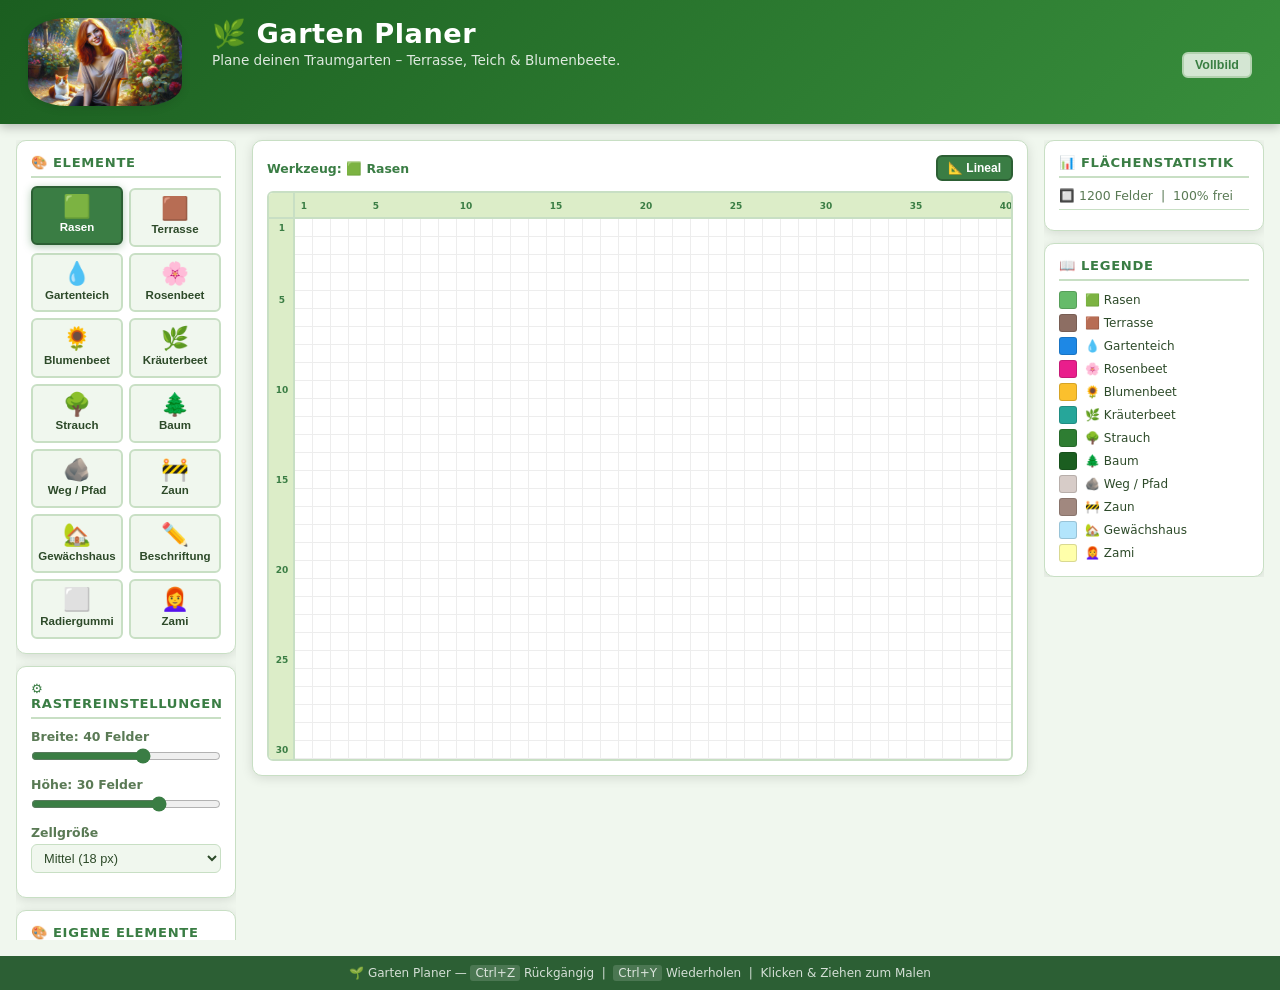
<file: index.html>
<!DOCTYPE html>
<html lang="de">
<head>
  <meta charset="UTF-8" />
  <meta name="viewport" content="width=device-width, initial-scale=1.0" />
  <title>🌿 Garten Planer</title>
  <link rel="icon" href="favicon.jpg" type="image/png">
  <link rel="stylesheet" href="style.css" />
</head>
<body>

  <!-- ===== KOPFZEILE ===== -->
  <header class="site-header">
    <div class="header-inner">
      <h1><img src="bild.jpg" alt="Zaminia" class="header-img">
        🌿 Garten Planer
      </h1>
      <p class="subtitle" >Plane deinen Traumgarten – Terrasse, Teich &amp; Blumenbeete. 
        <button class="btn-fullscreen" id="btnFullscreen" title="Vollbildmodus">Vollbild</button>
      </p>
    </div>
   
  </header>

  <!-- ===== HAUPTBEREICH ===== -->
  <main class="layout">

    <!-- LINKE SEITENLEISTE: Werkzeuge -->
    <aside class="sidebar sidebar--left">

      <section class="panel">
        <h2 class="panel-title">🎨 Elemente</h2>
        <div class="tool-grid" id="toolGrid">
          <!-- Dynamisch per JS befüllt -->
        </div>
      </section>

      <section class="panel">
        <h2 class="panel-title">⚙️ Rastereinstellungen</h2>
        <div class="control-group">
          <label for="gridCols">Breite: <strong id="colsVal">40</strong> Felder</label>
          <input type="range" id="gridCols" min="10" max="60" value="40" />
        </div>
        <div class="control-group">
          <label for="gridRows">Höhe: <strong id="rowsVal">30</strong> Felder</label>
          <input type="range" id="gridRows" min="8" max="40" value="30" />
        </div>
        <div class="control-group">
          <label for="cellSize">Zellgröße</label>
          <select id="cellSize">
            <option value="14">Klein (14 px)</option>
            <option value="18" selected>Mittel (18 px)</option>
            <option value="24">Groß (24 px)</option>
            <option value="30">Sehr groß (30 px)</option>
          </select>
        </div>
      </section>

      <section class="panel">
        <h2 class="panel-title">🎨 Eigene Elemente</h2>
        <div class="custom-tool-wrap">
          <input type="color" id="customColor" value="#ff9800" title="Farbe wählen" />
          <div>
            <label for="customColor" class="custom-color-label">Farbe &amp; Name</label>
            <input type="text" id="customName" maxlength="16" placeholder="z.B. Sandkasten…" class="custom-name-input" />
          </div>
        </div>
        <button class="btn btn--primary" id="btnAddCustom" style="margin-top:8px">➕ Element hinzufügen</button>
      </section>

      <section class="panel panel--actions">
        <h2 class="panel-title">🛠️ Aktionen</h2>
        <button class="btn btn--secondary" id="btnUndo">↩ Rückgängig</button>
        <button class="btn btn--secondary" id="btnRedo">↪ Wiederholen</button>
        <button class="btn btn--danger"    id="btnClear">🗑 Alles löschen</button>
        <button class="btn btn--primary"   id="btnSave">💾 Als JSON speichern</button>
        <label  class="btn btn--primary"   id="labelLoad">
          📂 Laden
          <input type="file" id="btnLoad" accept=".json" style="display:none" />
        </label>
        <button class="btn btn--primary"   id="btnSaveJPG">🖼 Als JPG exportieren</button>
        <div class="storage-info" id="storageInfo">🔄 Bereit</div>
        <button class="btn btn--danger"    id="btnClearStorage">🧹 Browser-Speicher löschen</button>
      </section>

    </aside>

    <!-- MITTE: Garten-Raster -->
    <section class="canvas-area">
      <div class="canvas-toolbar">
        <span id="cursorInfo" class="cursor-info">Werkzeug: —</span>
        <span id="cellInfo"   class="cell-info"></span>
        <button class="btn-ruler active" id="btnRuler" title="Lineal ein-/ausblenden">📐 Lineal</button>
      </div>
      <div class="grid-scroll-wrap">
        <div class="grid-ruler-container" id="gridRulerContainer">
          <div id="rulerCorner" class="ruler-corner"></div>
          <div id="rulerTop"    class="ruler-top"></div>
          <div id="rulerLeft"   class="ruler-left"></div>
          <div class="garden-grid-wrap">
            <div id="gardenGrid" class="garden-grid"></div>
            <div id="labelOverlay" class="label-overlay"></div>
          </div>
        </div>
      </div>
    </section>

    <!-- RECHTE SEITENLEISTE: Statistiken -->
    <aside class="sidebar sidebar--right">
      <section class="panel">
        <h2 class="panel-title">📊 Flächenstatistik</h2>
        <div id="stats" class="stats-list"></div>
      </section>

      <section class="panel">
        <h2 class="panel-title">📖 Legende</h2>
        <div id="legend" class="legend-list"></div>
      </section>
    </aside>

  </main>

  <!-- ===== FUSSZEILE ===== -->
  <footer class="site-footer">
    <p>🌱 Garten Planer &mdash; <kbd>Ctrl+Z</kbd> Rückgängig &nbsp;|&nbsp; <kbd>Ctrl+Y</kbd> Wiederholen &nbsp;|&nbsp; Klicken &amp; Ziehen zum Malen</p>
  </footer>

  <script src="script.js"></script>
</body>
</html>
</file>
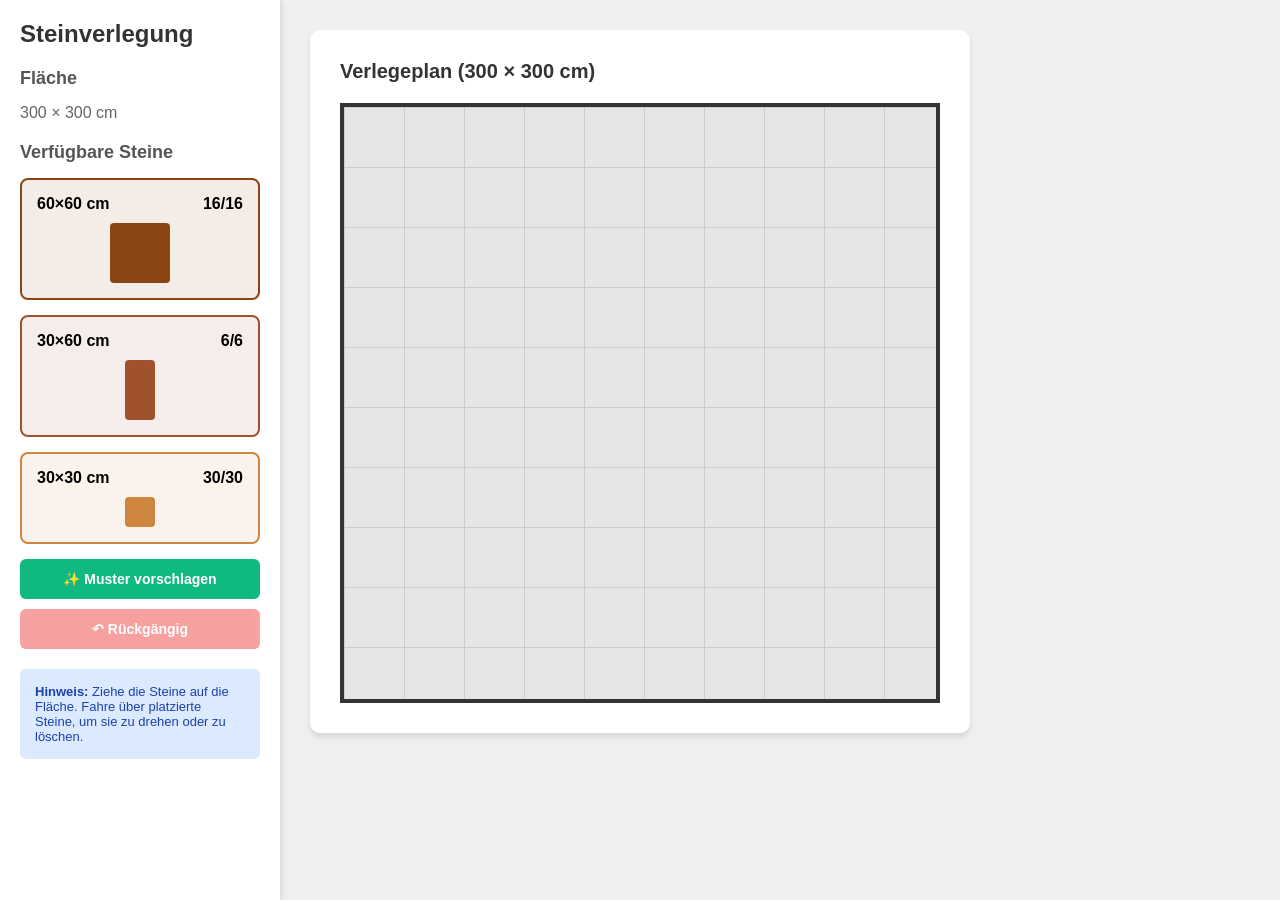
<file: stone-layout-planner.html>
<!DOCTYPE html>
<html lang="de">
<head>
    <meta charset="UTF-8">
    <meta name="viewport" content="width=device-width, initial-scale=1.0">
    <title>Steinverlegungs-Planer</title>
    <style>
        * {
            margin: 0;
            padding: 0;
            box-sizing: border-box;
        }

        body {
            font-family: Arial, sans-serif;
            background: #f0f0f0;
            display: flex;
            height: 100vh;
            overflow: hidden;
        }

        .sidebar {
            width: 280px;
            background: white;
            box-shadow: 2px 0 5px rgba(0,0,0,0.1);
            padding: 20px;
            overflow-y: auto;
        }

        h1 {
            font-size: 24px;
            margin-bottom: 20px;
            color: #333;
        }

        h2 {
            font-size: 18px;
            margin: 20px 0 15px 0;
            color: #555;
        }

        .info {
            color: #666;
            margin-bottom: 10px;
        }

        .stone-item {
            margin-bottom: 15px;
            padding: 15px;
            border: 2px solid;
            border-radius: 8px;
            cursor: move;
            transition: all 0.2s;
        }

        .stone-item:hover:not(.disabled) {
            box-shadow: 0 4px 8px rgba(0,0,0,0.2);
            transform: translateY(-2px);
        }

        .stone-item.disabled {
            opacity: 0.5;
            cursor: not-allowed;
        }

        .stone-header {
            display: flex;
            justify-content: space-between;
            margin-bottom: 10px;
            font-weight: bold;
        }

        .stone-preview {
            margin: 0 auto;
            border-radius: 4px;
        }

        .button {
            width: 100%;
            padding: 12px;
            margin: 10px 0;
            border: none;
            border-radius: 6px;
            font-size: 14px;
            font-weight: bold;
            cursor: pointer;
            transition: all 0.2s;
            display: flex;
            align-items: center;
            justify-content: center;
            gap: 8px;
        }

        .button:disabled {
            opacity: 0.5;
            cursor: not-allowed;
        }

        .button-undo {
            background: #ef4444;
            color: white;
        }

        .button-undo:hover:not(:disabled) {
            background: #dc2626;
        }

        .button-suggest {
            background: #10b981;
            color: white;
        }

        .button-suggest:hover {
            background: #059669;
        }

        .hint {
            margin-top: 20px;
            padding: 15px;
            background: #dbeafe;
            border-radius: 6px;
            font-size: 13px;
            color: #1e40af;
        }

        .main-area {
            flex: 1;
            padding: 30px;
            overflow: auto;
        }

        .canvas-container {
            background: white;
            border-radius: 10px;
            box-shadow: 0 4px 6px rgba(0,0,0,0.1);
            padding: 30px;
            display: inline-block;
        }

        .canvas-title {
            font-size: 20px;
            margin-bottom: 20px;
            color: #333;
        }

        #canvas {
            border: 4px solid #333;
            background: #e5e5e5;
            background-image: 
                linear-gradient(to right, #ccc 1px, transparent 1px),
                linear-gradient(to bottom, #ccc 1px, transparent 1px);
            background-size: 60px 60px;
            position: relative;
        }

        .placed-stone {
            position: absolute;
            border: 2px solid white;
            cursor: pointer;
            transition: opacity 0.2s;
        }

        .placed-stone:hover {
            opacity: 0.8;
        }

        .stone-controls {
            position: absolute;
            top: 50%;
            left: 50%;
            transform: translate(-50%, -50%);
            display: none;
            gap: 10px;
        }

        .placed-stone:hover .stone-controls {
            display: flex;
        }

        .control-btn {
            width: 36px;
            height: 36px;
            border: none;
            border-radius: 50%;
            cursor: pointer;
            display: flex;
            align-items: center;
            justify-content: center;
            font-size: 18px;
            transition: all 0.2s;
        }

        .rotate-btn {
            background: #3b82f6;
            color: white;
        }

        .rotate-btn:hover {
            background: #2563eb;
        }

        .delete-btn {
            background: #ef4444;
            color: white;
        }

        .delete-btn:hover {
            background: #dc2626;
        }
    </style>
</head>
<body>
    <div class="sidebar">
        <h1>Steinverlegung</h1>
        
        <div>
            <h2>Fläche</h2>
            <p class="info">300 × 300 cm</p>
        </div>

        <div>
            <h2>Verfügbare Steine</h2>
            
            <div class="stone-item" id="stone-60x60" draggable="true" style="border-color: #8B4513; background-color: rgba(139, 69, 19, 0.1);">
                <div class="stone-header">
                    <span>60×60 cm</span>
                    <span><span id="count-60x60">16</span>/16</span>
                </div>
                <div class="stone-preview" style="width: 60px; height: 60px; background: #8B4513;"></div>
            </div>

            <div class="stone-item" id="stone-30x60" draggable="true" style="border-color: #A0522D; background-color: rgba(160, 82, 45, 0.1);">
                <div class="stone-header">
                    <span>30×60 cm</span>
                    <span><span id="count-30x60">6</span>/6</span>
                </div>
                <div class="stone-preview" style="width: 30px; height: 60px; background: #A0522D;"></div>
            </div>

            <div class="stone-item" id="stone-30x30" draggable="true" style="border-color: #CD853F; background-color: rgba(205, 133, 63, 0.1);">
                <div class="stone-header">
                    <span>30×30 cm</span>
                    <span><span id="count-30x30">30</span>/30</span>
                </div>
                <div class="stone-preview" style="width: 30px; height: 30px; background: #CD853F;"></div>
            </div>
        </div>

        <button class="button button-suggest" onclick="suggestPattern()">
            ✨ Muster vorschlagen
        </button>

        <button class="button button-undo" id="undoBtn" onclick="undoLast()" disabled>
            ↶ Rückgängig
        </button>

        <div class="hint">
            <strong>Hinweis:</strong> Ziehe die Steine auf die Fläche. Fahre über platzierte Steine, um sie zu drehen oder zu löschen.
        </div>
    </div>

    <div class="main-area">
        <div class="canvas-container">
            <h3 class="canvas-title">Verlegeplan (300 × 300 cm)</h3>
            <div id="canvas"></div>
        </div>
    </div>

    <script>
        var GRID_SIZE = 300;
        var SCALE = 2;
        var GRID_UNIT = 30;

        var stones = {
            '60x60': { size: [60, 60], total: 16, color: '#8B4513' },
            '30x60': { size: [30, 60], total: 6, color: '#A0522D' },
            '30x30': { size: [30, 30], total: 30, color: '#CD853F' }
        };

        var placedStones = [];
        var draggedStone = null;
        var stoneIdCounter = 0;

        var canvas = document.getElementById('canvas');
        canvas.style.width = (GRID_SIZE * SCALE) + 'px';
        canvas.style.height = (GRID_SIZE * SCALE) + 'px';

        document.querySelectorAll('.stone-item').forEach(function(item) {
            item.addEventListener('dragstart', function(e) {
                var type = item.id.replace('stone-', '');
                if (getAvailableCount(type) <= 0) {
                    e.preventDefault();
                    return;
                }
                draggedStone = { type: type, rotation: 0 };
            });
        });

        canvas.addEventListener('dragover', function(e) {
            e.preventDefault();
        });

        canvas.addEventListener('drop', function(e) {
            e.preventDefault();
            if (!draggedStone) return;

            var rect = canvas.getBoundingClientRect();
            var x = Math.round((e.clientX - rect.left) / SCALE / GRID_UNIT) * GRID_UNIT;
            var y = Math.round((e.clientY - rect.top) / SCALE / GRID_UNIT) * GRID_UNIT;

            placeStone(draggedStone.type, x, y, draggedStone.rotation);
            draggedStone = null;
        });

        function getAvailableCount(type) {
            var used = placedStones.filter(function(s) { return s.type === type; }).length;
            return stones[type].total - used;
        }

        function updateCounts() {
            Object.keys(stones).forEach(function(type) {
                var available = getAvailableCount(type);
                document.getElementById('count-' + type).textContent = available;
                
                var item = document.getElementById('stone-' + type);
                if (available <= 0) {
                    item.classList.add('disabled');
                    item.draggable = false;
                } else {
                    item.classList.remove('disabled');
                    item.draggable = true;
                }
            });

            document.getElementById('undoBtn').disabled = placedStones.length === 0;
        }

        function placeStone(type, x, y, rotation) {
            var stone = stones[type];
            var width = rotation % 180 === 0 ? stone.size[0] : stone.size[1];
            var height = rotation % 180 === 0 ? stone.size[1] : stone.size[0];

            if (x < 0 || y < 0 || x + width > GRID_SIZE || y + height > GRID_SIZE) return false;

            var overlaps = placedStones.some(function(s) {
                var sStone = stones[s.type];
                var sWidth = s.rotation % 180 === 0 ? sStone.size[0] : sStone.size[1];
                var sHeight = s.rotation % 180 === 0 ? sStone.size[1] : sStone.size[0];

                return !(x >= s.x + sWidth || x + width <= s.x || 
                         y >= s.y + sHeight || y + height <= s.y);
            });

            if (overlaps) return false;

            var id = stoneIdCounter++;
            placedStones.push({ type: type, x: x, y: y, rotation: rotation, id: id });
            renderStone({ type: type, x: x, y: y, rotation: rotation, id: id });
            updateCounts();
            return true;
        }

        function renderStone(stone) {
            var stoneData = stones[stone.type];
            var width = stone.rotation % 180 === 0 ? stoneData.size[0] : stoneData.size[1];
            var height = stone.rotation % 180 === 0 ? stoneData.size[1] : stoneData.size[0];

            var div = document.createElement('div');
            div.className = 'placed-stone';
            div.id = 'placed-' + stone.id;
            div.style.left = (stone.x * SCALE) + 'px';
            div.style.top = (stone.y * SCALE) + 'px';
            div.style.width = (width * SCALE) + 'px';
            div.style.height = (height * SCALE) + 'px';
            div.style.backgroundColor = stoneData.color;

            div.innerHTML = '<div class="stone-controls">' +
                '<button class="control-btn rotate-btn" onclick="rotateStone(' + stone.id + ')">↻</button>' +
                '<button class="control-btn delete-btn" onclick="removeStone(' + stone.id + ')">×</button>' +
                '</div>';

            canvas.appendChild(div);
        }

        function rotateStone(id) {
            var stone = placedStones.find(function(s) { return s.id === id; });
            if (!stone) return;

            var index = placedStones.indexOf(stone);
            placedStones.splice(index, 1);
            document.getElementById('placed-' + id).remove();

            var newRotation = (stone.rotation + 90) % 360;
            if (!placeStone(stone.type, stone.x, stone.y, newRotation)) {
                placedStones.splice(index, 0, stone);
                renderStone(stone);
            }
        }

        function removeStone(id) {
            placedStones = placedStones.filter(function(s) { return s.id !== id; });
            document.getElementById('placed-' + id).remove();
            updateCounts();
        }

        function undoLast() {
            if (placedStones.length === 0) return;
            var last = placedStones[placedStones.length - 1];
            removeStone(last.id);
        }

        function clearAll() {
            placedStones = [];
            canvas.innerHTML = '';
            updateCounts();
        }

        function suggestPattern() {
            clearAll();

            var patterns = [
                function() {
                    for (var y = 0; y < 300; y += 60) {
                        for (var x = 0; x < 300; x += 60) {
                            if (((x / 60) + (y / 60)) % 2 === 0 && getAvailableCount('60x60') > 0) {
                                placeStone('60x60', x, y, 0);
                            }
                        }
                    }
                    for (var y = 0; y < 300; y += 30) {
                        for (var x = 0; x < 300; x += 30) {
                            if (getAvailableCount('30x30') > 0) {
                                placeStone('30x30', x, y, 0);
                            }
                        }
                    }
                },

                function() {
                    for (var i = 0; i < 240; i += 60) {
                        placeStone('60x60', i, 0, 0);
                        placeStone('60x60', i, 240, 0);
                        placeStone('60x60', 0, i, 0);
                        placeStone('60x60', 240, i, 0);
                    }
                    for (var y = 60; y < 240; y += 30) {
                        for (var x = 60; x < 240; x += 30) {
                            if (getAvailableCount('30x30') > 0) {
                                placeStone('30x30', x, y, 0);
                            }
                        }
                    }
                },

                function() {
                    for (var i = 0; i < 300 && getAvailableCount('60x60') > 0; i += 60) {
                        placeStone('60x60', i, i, 0);
                    }
                    var placed = 0;
                    for (var y = 0; y < 300 && getAvailableCount('30x60') > 0; y += 60) {
                        for (var x = 60; x < 240 && getAvailableCount('30x60') > 0; x += 60) {
                            if (placed % 2 === 0) {
                                placeStone('30x60', x, y, 0);
                            } else {
                                placeStone('30x60', x, y, 90);
                            }
                            placed++;
                        }
                    }
                    for (var y = 0; y < 300; y += 30) {
                        for (var x = 0; x < 300; x += 30) {
                            if (getAvailableCount('30x30') > 0) {
                                placeStone('30x30', x, y, 0);
                            }
                        }
                    }
                },

                function() {
                    var positions = [];
                    for (var y = 0; y < 300; y += 30) {
                        for (var x = 0; x < 300; x += 30) {
                            positions.push({x: x, y: y});
                        }
                    }
                    
                    positions.sort(function() { return Math.random() - 0.5; });
                    
                    for (var i = 0; i < positions.length; i++) {
                        var pos = positions[i];
                        if (getAvailableCount('60x60') > 0 && Math.random() > 0.5) {
                            if (placeStone('60x60', pos.x, pos.y, 0)) continue;
                        }
                        if (getAvailableCount('30x60') > 0 && Math.random() > 0.5) {
                            if (placeStone('30x60', pos.x, pos.y, Math.random() > 0.5 ? 0 : 90)) continue;
                        }
                        if (getAvailableCount('30x30') > 0) {
                            placeStone('30x30', pos.x, pos.y, 0);
                        }
                    }
                }
            ];

            var pattern = patterns[Math.floor(Math.random() * patterns.length)];
            pattern();
        }

        updateCounts();
    </script>
</body>
</html>
</file>
<file: style.css>
/* =============================================================
   GARTEN PLANER – Stylesheet
   ============================================================= */

/* ── CSS Variablen ─────────────────────────────────────────── */
:root {
  --clr-bg:          #f0f7ee;
  --clr-surface:     #ffffff;
  --clr-border:      #c8dfc4;
  --clr-text:        #2d4a29;
  --clr-text-light:  #5a7a55;
  --clr-accent:      #3a7d44;
  --clr-accent-dark: #2c5f34;
  --clr-danger:      #c0392b;
  --clr-header-from: #1b5e20;
  --clr-header-to:   #388e3c;

  --radius:   10px;
  --radius-sm: 6px;
  --shadow:   0 2px 12px rgba(0,0,0,.12);
  --transition: .15s ease;
}

/* ── Reset & Basis ─────────────────────────────────────────── */
*, *::before, *::after { box-sizing: border-box; margin: 0; padding: 0; }

body {
  font-family: 'Segoe UI', system-ui, sans-serif;
  background: var(--clr-bg);
  color: var(--clr-text);
  min-height: 100vh;
  display: flex;
  flex-direction: column;
  font-size: 14px;
}

/* ── Header ────────────────────────────────────────────────── */
.site-header {
  background: linear-gradient(135deg, var(--clr-header-from), var(--clr-header-to));
  color: #fff;
  padding: 18px 28px;
  box-shadow: 0 3px 10px rgba(0,0,0,.25);
  position: sticky;
  top: 0;
  z-index: 100;
}
.site-header h1 { font-size: 1.7rem; font-weight: 700; letter-spacing: .5px; }
.site-header .subtitle { font-size: .85rem; opacity: .85; margin-top: 2px; }
/*--------------------------------------*/
.header-img {
  width: 154px;        /* Breite des Bildes */
  height: 88px;        /* Höhe des Bildes */
  object-fit: cover;   /* Verhindert Verzerrung */
  border-radius: 25%;  /* Macht das Bild rund */
  border: 2px solid var(--clr-primary); /* Ein feiner Rahmen in der aktuellen Themenfarbe */
  box-shadow: 0 2px 10px rgba(0,0,0,0.1);
  transition: border-color 1s linear; /* Damit der Rahmen mit dem Auto-Hue mitfließt */
  float: left;
  margin-right: 30px;
}
/* ── Layout ────────────────────────────────────────────────── */
.layout {
  display: grid;
  grid-template-columns: 220px 1fr 220px;
  gap: 16px;
  padding: 16px;
  flex: 1;
  min-height: 0;
  align-items: start;
}

/* ── Sidebars ──────────────────────────────────────────────── */
.sidebar {
  display: flex;
  flex-direction: column;
  gap: 12px;
  position: sticky;
  top: 80px;
  max-height: calc(100vh - 100px);
  overflow-y: auto;
}
.sidebar::-webkit-scrollbar { width: 5px; }
.sidebar::-webkit-scrollbar-thumb { background: var(--clr-border); border-radius: 10px; }

/* ── Panel ─────────────────────────────────────────────────── */
.panel {
  background: var(--clr-surface);
  border: 1px solid var(--clr-border);
  border-radius: var(--radius);
  padding: 14px;
  box-shadow: var(--shadow);
}
.panel-title {
  font-size: .82rem;
  font-weight: 700;
  text-transform: uppercase;
  letter-spacing: .7px;
  color: var(--clr-accent);
  margin-bottom: 10px;
  padding-bottom: 6px;
  border-bottom: 2px solid var(--clr-border);
}

/* ── Werkzeug-Grid ─────────────────────────────────────────── */
.tool-grid {
  display: grid;
  grid-template-columns: 1fr 1fr;
  gap: 6px;
}
.tool-btn {
  display: flex;
  flex-direction: column;
  align-items: center;
  gap: 3px;
  padding: 8px 4px;
  border: 2px solid var(--clr-border);
  border-radius: var(--radius-sm);
  background: var(--clr-bg);
  cursor: pointer;
  font-size: .72rem;
  font-weight: 600;
  color: var(--clr-text);
  transition: all var(--transition);
  user-select: none;
}
.tool-btn:hover {
  background: #e8f5e9;
  border-color: var(--clr-accent);
  transform: translateY(-1px);
}
.tool-btn.active {
  background: var(--clr-accent);
  border-color: var(--clr-accent-dark);
  color: #fff;
  box-shadow: 0 2px 8px rgba(58,125,68,.4);
  transform: translateY(-2px);
}
.tool-btn .t-emoji { font-size: 1.4rem; line-height: 1; }
.tool-btn .t-name  { text-align: center; line-height: 1.2; }

/* ── Steuerelemente ────────────────────────────────────────── */
.control-group {
  margin-bottom: 10px;
}
.control-group label {
  display: block;
  font-size: .78rem;
  font-weight: 600;
  color: var(--clr-text-light);
  margin-bottom: 4px;
}
.control-group input[type="range"] {
  width: 100%;
  accent-color: var(--clr-accent);
}
.control-group select {
  width: 100%;
  padding: 5px 8px;
  border: 1px solid var(--clr-border);
  border-radius: var(--radius-sm);
  background: var(--clr-bg);
  color: var(--clr-text);
  font-size: .8rem;
  cursor: pointer;
}
.control-group select:focus { outline: 2px solid var(--clr-accent); }

/* ── Buttons ───────────────────────────────────────────────── */
.panel--actions { display: flex; flex-direction: column; gap: 7px; }
.btn {
  display: block;
  width: 100%;
  padding: 8px 12px;
  border: none;
  border-radius: var(--radius-sm);
  font-size: .82rem;
  font-weight: 600;
  cursor: pointer;
  text-align: center;
  transition: all var(--transition);
  letter-spacing: .3px;
}
.btn--primary   { background: var(--clr-accent); color: #fff; }
.btn--primary:hover { background: var(--clr-accent-dark); transform: translateY(-1px); }
.btn--secondary { background: #e8f5e9; color: var(--clr-accent); border: 1px solid var(--clr-border); }
.btn--secondary:hover { background: #c8e6c9; }
.btn--danger    { background: #fdecea; color: var(--clr-danger); border: 1px solid #f5c6c2; }
.btn--danger:hover { background: #f9b9b5; }

/* ── Canvas Bereich ────────────────────────────────────────── */
.canvas-area {
  background: var(--clr-surface);
  border: 1px solid var(--clr-border);
  border-radius: var(--radius);
  padding: 14px;
  box-shadow: var(--shadow);
  overflow: hidden;
}
.canvas-toolbar {
  display: flex;
  justify-content: space-between;
  align-items: center;
  margin-bottom: 10px;
  font-size: .78rem;
  color: var(--clr-text-light);
  min-height: 22px;
}
.cursor-info { font-weight: 700; color: var(--clr-accent); }
.cell-info   { font-style: italic; }

.grid-scroll-wrap {
  overflow: auto;
  max-height: calc(100vh - 180px);
  border: 2px solid var(--clr-border);
  border-radius: var(--radius-sm);
  cursor: crosshair;
}
.grid-scroll-wrap::-webkit-scrollbar { width: 8px; height: 8px; }
.grid-scroll-wrap::-webkit-scrollbar-thumb { background: var(--clr-border); border-radius: 10px; }

/* ── Garten-Raster ─────────────────────────────────────────── */
.garden-grid {
  display: grid;
  user-select: none;
}
.grid-cell {
  box-sizing: border-box;
  border-right:  1px solid rgba(0,0,0,.07);
  border-bottom: 1px solid rgba(0,0,0,.07);
  transition: filter .05s;
}
.grid-cell:hover { filter: brightness(1.15); z-index: 1; }

/* ── Zell-Stile pro Element ────────────────────────────────── */
.cell-rasen {
  background-color: #66bb6a;
  background-image: repeating-linear-gradient(
    0deg, rgba(255,255,255,.06) 0px, rgba(255,255,255,.06) 1px,
    transparent 1px, transparent 4px
  );
}
.cell-terrasse {
  background-color: #8d6e63;
  background-image:
    repeating-linear-gradient(45deg, rgba(0,0,0,.07) 0px, rgba(0,0,0,.07) 2px, transparent 2px, transparent 8px),
    repeating-linear-gradient(-45deg, rgba(0,0,0,.07) 0px, rgba(0,0,0,.07) 2px, transparent 2px, transparent 8px);
}
.cell-teich {
  background-color: #1e88e5;
  background-image: radial-gradient(ellipse 70% 50% at 40% 40%, rgba(255,255,255,.2) 0%, transparent 70%);
}
.cell-rosenbeet {
  background-color: #e91e8c;
  background-image: radial-gradient(circle 3px at 30% 30%, rgba(255,255,255,.3), transparent),
                    radial-gradient(circle 2px at 70% 65%, rgba(255,255,255,.2), transparent);
}
.cell-blumenbeet {
  background-color: #fbc02d;
  background-image: radial-gradient(circle 3px at 25% 35%, rgba(255,100,0,.3), transparent),
                    radial-gradient(circle 2px at 65% 70%, rgba(255,100,0,.2), transparent);
}
.cell-kraeuterbeet {
  background-color: #26a69a;
  background-image: repeating-linear-gradient(
    90deg, rgba(255,255,255,.08) 0px, rgba(255,255,255,.08) 1px,
    transparent 1px, transparent 5px
  );
}
.cell-strauch {
  background-color: #2e7d32;
  background-image: radial-gradient(circle 5px at 50% 50%, rgba(255,255,255,.15), transparent 60%);
}
.cell-baum {
  background-color: #1b5e20;
  background-image:
    radial-gradient(circle 7px at 50% 45%, rgba(255,255,255,.18), transparent 70%),
    radial-gradient(circle 3px at 48% 85%, rgba(0,0,0,.3), transparent);
}
.cell-weg {
  background-color: #d7ccc8;
  background-image: repeating-linear-gradient(
    45deg, rgba(0,0,0,.04) 0px, rgba(0,0,0,.04) 3px,
    transparent 3px, transparent 9px
  );
}
.cell-zaun {
  background-color: #a1887f;
  background-image:
    repeating-linear-gradient(90deg, rgba(0,0,0,.15) 0px, rgba(0,0,0,.15) 2px, transparent 2px, transparent 8px);
}
.cell-gewaechshaus {
  background-color: #b3e5fc;
  background-image:
    linear-gradient(rgba(255,255,255,.3) 1px, transparent 1px),
    linear-gradient(90deg, rgba(255,255,255,.3) 1px, transparent 1px);
  background-size: 5px 5px;
}
.cell-zami {
  position: relative;
  background-color: #aaaaff;
}
.cell-zami::before {
  content: "👩‍🦰";
  position: absolute;
  font-size: 28px;
  opacity: 0.6;
  top: 50%;
  left: 50%;
  transform: translate(-50%, -50%);
}

/* ── Statistik ─────────────────────────────────────────────── */
.stats-list { display: flex; flex-direction: column; gap: 8px; }
.stat-item  { font-size: .75rem; }
.stat-header {
  display: flex;
  justify-content: space-between;
  margin-bottom: 3px;
  font-weight: 600;
}
.stat-bar-track {
  height: 8px;
  background: #e0e0e0;
  border-radius: 4px;
  overflow: hidden;
}
.stat-bar {
  height: 100%;
  border-radius: 4px;
  transition: width .4s ease;
  min-width: 2px;
}
.stat-total {
  font-size: .78rem;
  color: var(--clr-text-light);
  margin-bottom: 6px;
  padding-bottom: 6px;
  border-bottom: 1px solid var(--clr-border);
}

/* ── Legende ───────────────────────────────────────────────── */
.legend-list { display: flex; flex-direction: column; gap: 5px; }
.legend-item {
  display: flex;
  align-items: center;
  gap: 8px;
  font-size: .75rem;
}
.legend-swatch {
  width: 18px;
  height: 18px;
  border-radius: 3px;
  border: 1px solid rgba(0,0,0,.15);
  flex-shrink: 0;
}

/* ── Footer ────────────────────────────────────────────────── */
.site-footer {
  background: var(--clr-accent-dark);
  color: rgba(255,255,255,.8);
  text-align: center;
  padding: 10px 20px;
  font-size: .75rem;
}
.site-footer kbd {
  background: rgba(255,255,255,.15);
  border-radius: 3px;
  padding: 1px 5px;
  font-family: inherit;
}

/* ── Löschen-Button auf Custom-Werkzeugen ──────────────────── */
.tool-btn-delete {
  position: absolute;
  top: 3px; right: 3px;
  width: 15px; height: 15px;
  font-size: 9px; line-height: 1;
  border: none; border-radius: 50%;
  background: rgba(0,0,0,.25);
  color: #fff;
  cursor: pointer;
  display: flex; align-items: center; justify-content: center;
  padding: 0;
  transition: background var(--transition);
  z-index: 2;
}
.tool-btn-delete:hover { background: #c0392b; }

/* ── Sonstiges / Farbwahl ──────────────────────────────────── */
.custom-tool-wrap {
  display: flex;
  align-items: center;
  gap: 10px;
}
.custom-tool-wrap input[type="color"] {
  width: 44px;
  height: 44px;
  border: 2px solid var(--clr-border);
  border-radius: var(--radius-sm);
  cursor: pointer;
  padding: 2px;
  background: none;
  flex-shrink: 0;
}
.custom-color-label {
  display: block;
  font-size: .74rem;
  font-weight: 700;
  color: var(--clr-text-light);
  margin-bottom: 4px;
}
.custom-name-input {
  width: 100%;
  padding: 5px 8px;
  border: 1px solid var(--clr-border);
  border-radius: var(--radius-sm);
  font-size: .8rem;
  color: var(--clr-text);
  background: var(--clr-bg);
}
.custom-name-input:focus { outline: 2px solid var(--clr-accent); }

/* Aktiver Custom-Werkzeug-Button im Tool-Grid */
.tool-btn.custom-active {
  border-color: #ff9800;
  box-shadow: 0 2px 8px rgba(255,152,0,.45);
}

/* ── Raster-Lineal ─────────────────────────────────────────── */
.grid-ruler-container {
  display: grid;
  grid-template-columns: 26px auto;
  grid-template-rows: 26px auto;
}
.ruler-corner {
  position: sticky; top: 0; left: 0; z-index: 4;
  background: #dcedc8;
  border-right: 2px solid var(--clr-border);
  border-bottom: 2px solid var(--clr-border);
}
.ruler-top {
  position: sticky; top: 0; z-index: 3;
  background: #dcedc8;
  border-bottom: 2px solid var(--clr-border);
  display: flex; overflow: hidden;
}
.ruler-left {
  position: sticky; left: 0; z-index: 3;
  background: #dcedc8;
  border-right: 2px solid var(--clr-border);
  display: flex; flex-direction: column; overflow: hidden;
}
.garden-grid-wrap {
  position: relative;
}
.ruler-cell {
  display: flex; align-items: center; justify-content: center;
  font-size: 9px; font-weight: 600;
  color: var(--clr-text-light);
  flex-shrink: 0; user-select: none;
  box-sizing: border-box;
}
.ruler-cell--mark { color: var(--clr-accent); font-weight: 800; }

/* ── Beschriftungs-Overlay ─────────────────────────────────── */
.label-overlay {
  position: absolute; top: 0; left: 0;
  pointer-events: none; z-index: 2;
}
.label-item {
  position: absolute;
  display: flex; align-items: center; justify-content: flex-start;
  font-weight: 700; line-height: 1; text-align: left;
  white-space: nowrap; overflow: visible;
  padding: 0 2px;
  text-shadow: 0 0 4px #fff, 0 0 4px #fff, 0 0 4px #fff, 0 0 4px #fff;
  color: #111;
  pointer-events: none;
  z-index: 3;
}

/* ── Beschriftungs-Popup ───────────────────────────────────── */
.label-popup {
  position: fixed; z-index: 2000;
  background: #fff;
  border: 2px solid var(--clr-accent);
  border-radius: var(--radius);
  padding: 8px 10px;
  box-shadow: 0 6px 24px rgba(0,0,0,.22);
  display: flex; align-items: center; gap: 6px;
  min-width: 200px;
}
.label-popup-coord {
  font-size: .7rem; font-weight: 700;
  color: var(--clr-text-light);
  white-space: nowrap;
}
.label-popup-input {
  flex: 1; padding: 5px 8px;
  border: 1px solid var(--clr-border);
  border-radius: var(--radius-sm);
  font-size: .85rem; color: var(--clr-text);
}
.label-popup-input:focus { outline: 2px solid var(--clr-accent); }
.label-popup-del {
  padding: 4px 8px; border: none;
  border-radius: var(--radius-sm);
  background: #fdecea; color: var(--clr-danger);
  cursor: pointer; font-size: .85rem;
}
.label-popup-del:hover { background: #f9b9b5; }

/* ── Lineal-Toggle-Button ──────────────────────────────────── */
.btn-ruler {
  padding: 4px 10px; font-size: .75rem; font-weight: 700;
  border: 2px solid var(--clr-border); border-radius: var(--radius-sm);
  background: var(--clr-bg); color: var(--clr-accent);
  cursor: pointer; transition: all var(--transition); white-space: nowrap;
}
.btn-ruler:hover, .btn-ruler.active {
  background: var(--clr-accent); color: #fff; border-color: var(--clr-accent-dark);
}

/* ── Vollbild-Button ───────────────────────────────────────── */
.btn-fullscreen {
  padding: 4px 11px;
  font-size: .78rem;
  font-weight: 700;
  border: 2px solid var(--clr-border);
  border-radius: var(--radius-sm);
  background: var(--clr-bg);
  color: var(--clr-accent);
  cursor: pointer;
  transition: all var(--transition);
  white-space: nowrap;
  float: right;
}
.btn-fullscreen:hover {
  background: var(--clr-accent);
  color: #fff;
  border-color: var(--clr-accent-dark);
}

/* ── Vollbild-Modus ────────────────────────────────────────── */
:fullscreen body,
:-webkit-full-screen body,
:-moz-full-screen body {
  overflow: auto;
}
:fullscreen .site-header,
:-webkit-full-screen .site-header,
:-moz-full-screen .site-header {
  position: fixed;
  width: 100%;
}
:fullscreen .layout,
:-webkit-full-screen .layout,
:-moz-full-screen .layout {
  padding-top: 76px;
}
:fullscreen .sidebar,
:-webkit-full-screen .sidebar,
:-moz-full-screen .sidebar {
  top: 90px;
  max-height: calc(100vh - 110px);
}
:fullscreen .grid-scroll-wrap,
:-webkit-full-screen .grid-scroll-wrap,
:-moz-full-screen .grid-scroll-wrap {
  max-height: calc(100vh - 200px);
}

/* ── Browser-Speicher Anzeige ──────────────────────────────── */
.storage-info {
  font-size: .73rem;
  text-align: center;
  padding: 5px 8px;
  border-radius: var(--radius-sm);
  background: #e8f5e9;
  color: var(--clr-accent);
  border: 1px solid var(--clr-border);
  transition: all .4s ease;
}
.storage-info.saved {
  background: #c8e6c9;
  color: #1b5e20;
  font-weight: 700;
}
.storage-info.error {
  background: #fdecea;
  color: var(--clr-danger);
}

/* ── Responsive ────────────────────────────────────────────── */
@media (max-width: 900px) {
  .layout {
    grid-template-columns: 1fr;
    grid-template-rows: auto 1fr auto;
  }
  .sidebar { position: static; max-height: none; }
  .sidebar--left  { order: 1; }
  .canvas-area    { order: 2; }
  .sidebar--right { order: 3; }
  .tool-grid { grid-template-columns: repeat(4, 1fr); }
}
</file>
